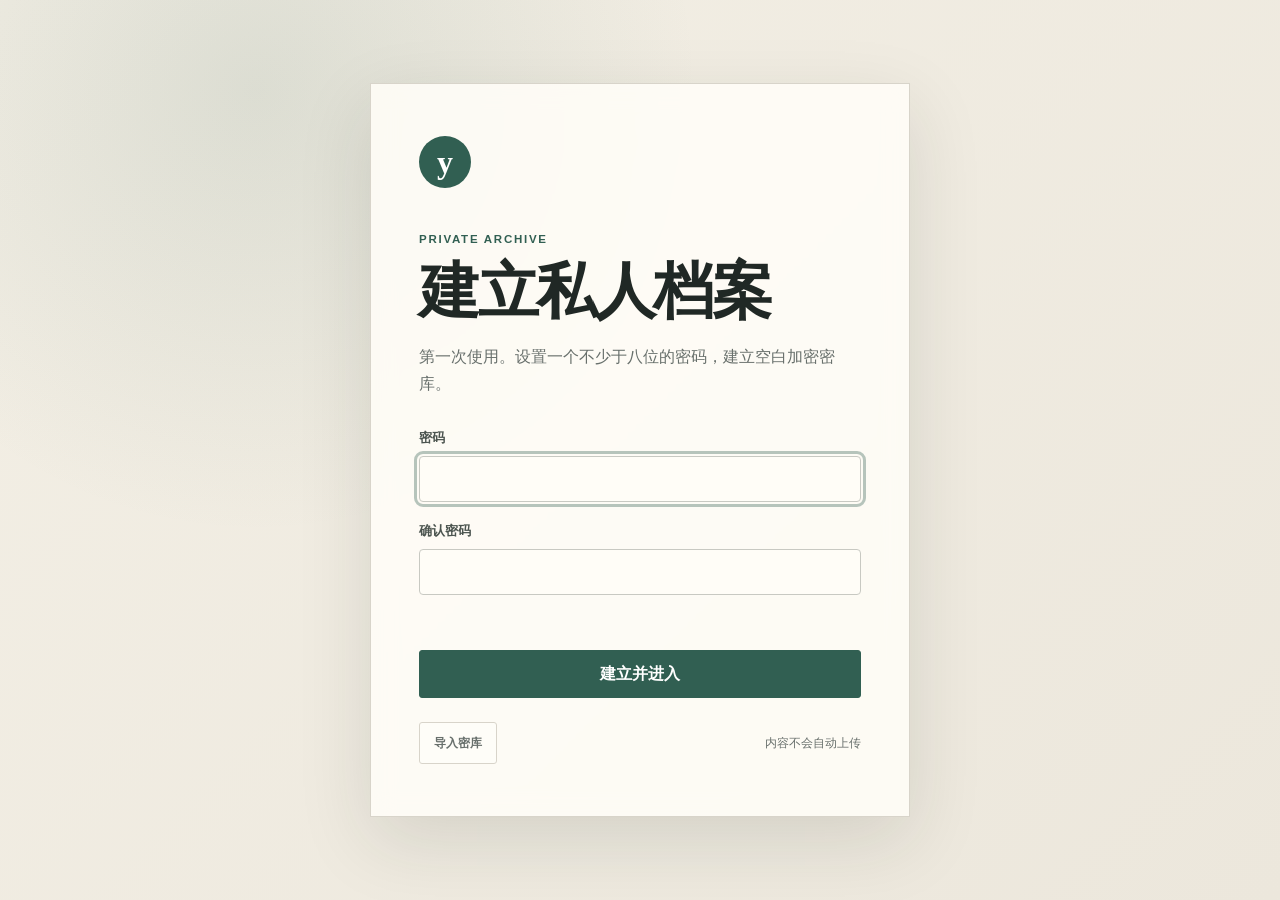
<file: index.html>
<!doctype html>
<html lang="zh-CN">
<head>
  <meta charset="utf-8">
  <meta name="viewport" content="width=device-width,initial-scale=1">
  <meta name="robots" content="noindex,nofollow,noarchive">
  <meta name="referrer" content="no-referrer">
  <title>yili archive</title>
  <link rel="icon" href="/assets/favicon.svg">
  <link rel="stylesheet" href="/assets/style.css">
  <script defer src="/assets/app.js"></script>
</head>
<body>
  <noscript><div class="noscript">此档案站需要 JavaScript 才能解锁密库。</div></noscript>

  <main id="gate" class="gate" aria-labelledby="gate-title">
    <section class="gate-card">
      <div class="gate-brand" aria-hidden="true">y</div>
      <p class="eyebrow">Private archive</p>
      <h1 id="gate-title">私人档案</h1>
      <p id="gate-copy" class="gate-copy">正在检查密库……</p>

      <form id="gate-form" class="stack" hidden>
        <label>
          <span>密码</span>
          <input id="gate-password" name="password" type="password" autocomplete="current-password" required minlength="8">
        </label>
        <label id="confirm-row" hidden>
          <span>确认密码</span>
          <input id="gate-confirm" name="confirm" type="password" autocomplete="new-password" minlength="8">
        </label>
        <p id="gate-error" class="form-error" role="alert"></p>
        <button id="gate-submit" class="primary-button" type="submit">解锁</button>
      </form>

      <div class="gate-actions">
        <button id="gate-import" class="quiet-button" type="button">导入密库</button>
        <span>内容不会自动上传</span>
      </div>
      <input id="vault-file-input" type="file" accept="application/json,.json" hidden>
    </section>
  </main>

  <div id="app" class="app" hidden>
    <aside class="sidebar">
      <div class="brand">
        <span class="brand-mark">y</span>
        <div><strong>yili archive</strong><small>私人认知档案</small></div>
      </div>

      <nav class="side-nav" aria-label="档案导航">
        <button class="nav-item is-active" data-view="home" type="button"><span>⌂</span>总览</button>
        <button class="nav-item" data-view="timeline" type="button"><span>◷</span>时间线</button>
        <button class="nav-item" data-view="records" type="button"><span>▤</span>全部记录</button>
        <button class="nav-item" data-view="groups" type="button"><span>⌘</span>问题组</button>
        <button class="nav-item" data-view="settings" type="button"><span>⚙</span>设置</button>
      </nav>

      <div class="sidebar-foot">
        <p><span class="status-dot"></span>密库已解锁</p>
        <button id="lock-button" class="quiet-button full" type="button">锁定</button>
      </div>
    </aside>

    <div class="workspace">
      <header class="topbar">
        <button id="menu-button" class="icon-button menu-button" type="button" aria-label="展开导航">☰</button>
        <label class="search-box">
          <span aria-hidden="true">⌕</span>
          <input id="global-search" type="search" placeholder="搜索标题、正文、问题组或路径" autocomplete="off">
        </label>
        <button id="new-record-button" class="primary-button compact" type="button">＋ 新建记录</button>
      </header>
      <main id="view" class="view" tabindex="-1"></main>
    </div>
  </div>

  <dialog id="record-dialog" class="dialog">
    <form id="record-form" method="dialog">
      <div class="dialog-head">
        <div><p class="eyebrow">Archive record</p><h2 id="record-dialog-title">新建记录</h2></div>
        <button class="icon-button" value="cancel" formmethod="dialog" aria-label="关闭">×</button>
      </div>
      <input id="record-id" type="hidden">
      <div class="form-grid">
        <label class="wide"><span>标题</span><input id="record-title" required maxlength="160"></label>
        <label><span>类型</span><select id="record-type"><option value="chat">AI 会话</option><option value="diary">日记说明</option><option value="document">资料文件</option><option value="note">研究札记</option><option value="other">其他</option></select></label>
        <label><span>发生／形成时间</span><input id="record-date" type="datetime-local" required></label>
        <label class="wide"><span>简短说明</span><textarea id="record-summary" rows="2" maxlength="500"></textarea></label>
        <label class="wide"><span>正文或会话内容</span><textarea id="record-body" rows="9"></textarea></label>
        <fieldset class="wide"><legend>问题组</legend><div id="record-groups" class="check-grid"></div></fieldset>
        <label><span>在线文件链接（可选）</span><input id="record-url" type="text" placeholder="/files/example.pdf 或 https://…"></label>
        <label><span>文件显示名称</span><input id="record-file-name" type="text" placeholder="论文 PDF"></label>
        <label class="wide"><span>本地文件路径（可选）</span><input id="record-local-path" type="text" placeholder="E:\资料\文件.docx"></label>
        <label class="wide"><span>关联记录 ID（逗号分隔）</span><input id="record-related" type="text" placeholder="chat-… , document-…"></label>
      </div>
      <div class="dialog-actions">
        <button class="quiet-button" value="cancel" formmethod="dialog">取消</button>
        <button class="primary-button" type="submit">保存记录</button>
      </div>
    </form>
  </dialog>

  <dialog id="group-dialog" class="dialog small-dialog">
    <form id="group-form" method="dialog">
      <div class="dialog-head">
        <div><p class="eyebrow">Problem group</p><h2 id="group-dialog-title">新建问题组</h2></div>
        <button class="icon-button" value="cancel" formmethod="dialog" aria-label="关闭">×</button>
      </div>
      <input id="group-id" type="hidden">
      <div class="stack">
        <label><span>名称</span><input id="group-name" required maxlength="80"></label>
        <label><span>说明</span><textarea id="group-description" rows="4" maxlength="500"></textarea></label>
        <label><span>标识色</span><input id="group-color" type="color" value="#456f61"></label>
      </div>
      <div class="dialog-actions split-actions">
        <button id="delete-group-button" class="danger-button" type="button" hidden>删除</button>
        <span></span>
        <button class="quiet-button" value="cancel" formmethod="dialog">取消</button>
        <button class="primary-button" type="submit">保存问题组</button>
      </div>
    </form>
  </dialog>

  <div id="toast" class="toast" role="status" aria-live="polite"></div>
</body>
</html>
</file>
<file: assets/style.css>
:root{--paper:#f3efe5;--paper-2:#faf8f1;--panel:#fffdf7;--ink:#202825;--muted:#68706c;--line:#d8d4ca;--accent:#315f52;--accent-2:#dce8e1;--danger:#9d403e;--shadow:0 24px 70px rgba(31,42,37,.12);--serif:"Noto Serif SC","Source Han Serif SC","Songti SC",SimSun,serif;--sans:Inter,"Noto Sans SC","Source Han Sans SC","Microsoft YaHei",sans-serif}
*{box-sizing:border-box}[hidden]{display:none!important}html{color:var(--ink);background:var(--paper)}body{margin:0;min-height:100vh;font-family:var(--sans);font-size:16px;line-height:1.65;background:var(--paper)}button,input,select,textarea{font:inherit}button{color:inherit}button,a{touch-action:manipulation}button:focus-visible,a:focus-visible,input:focus-visible,select:focus-visible,textarea:focus-visible{outline:3px solid rgba(49,95,82,.35);outline-offset:2px}::selection{background:#c7d9d0}.noscript{padding:16px;background:#fff0cf;color:#5e4516;text-align:center}
.gate{min-height:100vh;display:grid;place-items:center;padding:32px;background:radial-gradient(circle at 20% 10%,rgba(73,109,94,.13),transparent 34%),linear-gradient(135deg,var(--paper),#ece7dc)}.gate-card{width:min(100%,540px);padding:52px 48px;border:1px solid var(--line);background:rgba(255,253,247,.88);box-shadow:var(--shadow);backdrop-filter:blur(12px)}.gate-brand{width:52px;height:52px;display:grid;place-items:center;margin-bottom:42px;border-radius:50%;background:var(--accent);color:#fff;font:700 2rem/1 Georgia,serif}.eyebrow{margin:0 0 8px;color:var(--accent);font-size:.72rem;font-weight:750;letter-spacing:.15em;text-transform:uppercase}.gate h1{margin:0;font:600 clamp(2.5rem,8vw,3.8rem)/1.15 var(--serif);letter-spacing:-.04em}.gate-copy{min-height:52px;margin:18px 0 30px;color:var(--muted)}.gate-actions{display:flex;align-items:center;justify-content:space-between;gap:20px;margin-top:24px;color:var(--muted);font-size:.78rem}
.stack{display:grid;gap:18px}label{display:grid;gap:7px}label>span,legend{color:#4b544f;font-size:.82rem;font-weight:700}input,select,textarea{width:100%;border:1px solid #c8c9c2;border-radius:4px;background:var(--panel);color:var(--ink)}input,select{min-height:46px;padding:9px 12px}textarea{padding:11px 12px;line-height:1.65;resize:vertical}.form-error{min-height:1.4em;margin:0;color:var(--danger);font-size:.84rem}.primary-button,.quiet-button,.danger-button,.icon-button{border:0;background:none;cursor:pointer}.primary-button{min-height:46px;padding:10px 19px;border:1px solid var(--accent);border-radius:3px;background:var(--accent);color:#fff;font-weight:750;text-decoration:none}.primary-button:hover{background:#244c41}.primary-button.compact{min-height:42px;padding:8px 16px}.quiet-button{min-height:42px;padding:8px 14px;border:1px solid var(--line);border-radius:3px;background:rgba(255,255,255,.3);font-weight:650}.quiet-button:hover{border-color:#9aa9a1;background:#fff}.quiet-button.full{width:100%}.danger-button{min-height:42px;padding:8px 14px;border:1px solid #d9aaa8;border-radius:3px;color:var(--danger)}.inline-button{display:inline-flex;align-items:center;margin-top:14px}
.app{min-height:100vh;display:grid;grid-template-columns:260px minmax(0,1fr)}.sidebar{position:sticky;top:0;height:100vh;display:flex;flex-direction:column;padding:30px 22px;border-right:1px solid var(--line);background:#ebe7dc}.brand{display:flex;align-items:center;gap:12px;padding:0 8px 32px}.brand-mark{width:38px;height:38px;display:grid;place-items:center;border-radius:50%;background:var(--accent);color:#fff;font:700 1.45rem/1 Georgia,serif}.brand strong,.brand small{display:block}.brand strong{font:600 1.05rem/1.25 Georgia,serif}.brand small{margin-top:2px;color:var(--muted);font-size:.72rem;letter-spacing:.08em}.side-nav{display:grid;gap:4px}.nav-item{min-height:47px;display:flex;align-items:center;gap:13px;padding:9px 12px;border:0;border-radius:4px;background:transparent;color:#4d5651;text-align:left;cursor:pointer}.nav-item span{width:22px;color:#77817c;font-size:1.05rem;text-align:center}.nav-item:hover{background:rgba(255,255,255,.45)}.nav-item.is-active{background:var(--panel);color:var(--accent);box-shadow:0 5px 18px rgba(45,60,53,.06);font-weight:750}.sidebar-foot{margin-top:auto;padding-top:22px}.sidebar-foot p{margin:0 0 12px;color:var(--muted);font-size:.78rem}.status-dot{display:inline-block;width:7px;height:7px;margin-right:7px;border-radius:50%;background:#4c9c72;box-shadow:0 0 0 4px rgba(76,156,114,.12)}
.workspace{min-width:0}.topbar{position:sticky;z-index:10;top:0;min-height:78px;display:flex;align-items:center;gap:20px;padding:15px clamp(20px,4vw,54px);border-bottom:1px solid var(--line);background:rgba(243,239,229,.91);backdrop-filter:blur(14px)}.search-box{width:min(620px,100%);position:relative;display:block}.search-box>span{position:absolute;left:15px;top:50%;transform:translateY(-50%);color:#75807a;font-size:1.3rem}.search-box input{padding-left:44px;border-color:transparent;background:rgba(255,255,255,.58)}.menu-button{display:none}.icon-button{width:42px;height:42px;border-radius:50%;font-size:1.55rem}.icon-button:hover{background:rgba(49,95,82,.08)}.topbar>.primary-button{margin-left:auto;white-space:nowrap}.view{width:min(1180px,100%);margin-inline:auto;padding:48px clamp(20px,4vw,54px) 100px}.view-head{display:flex;align-items:end;justify-content:space-between;gap:24px;margin-bottom:36px}.view-head h1{margin:0;font:600 clamp(2.3rem,5vw,4.4rem)/1.12 var(--serif);letter-spacing:-.045em}.view-head p{max-width:660px;margin:12px 0 0;color:var(--muted)}.view-actions{display:flex;gap:10px;flex-wrap:wrap}.metric-grid{display:grid;grid-template-columns:repeat(4,1fr);gap:14px;margin-bottom:48px}.metric{padding:22px;border:1px solid var(--line);background:rgba(255,253,247,.58)}.metric span{display:block;color:var(--muted);font-size:.78rem}.metric strong{display:block;margin-top:9px;font:600 2.25rem/1 var(--serif)}.dashboard-grid{display:grid;grid-template-columns:minmax(0,1.5fr) minmax(270px,.8fr);gap:22px}.panel{padding:26px;border:1px solid var(--line);background:rgba(255,253,247,.55)}.panel-head{display:flex;align-items:center;justify-content:space-between;gap:16px;margin-bottom:20px}.panel-head h2{margin:0;font:600 1.25rem/1.3 var(--serif)}.text-button{padding:4px;border:0;background:none;color:var(--accent);font-weight:700;cursor:pointer}.empty{padding:42px 20px;border:1px dashed #c9c6bd;color:var(--muted);text-align:center}.empty strong{display:block;margin-bottom:6px;color:var(--ink);font:600 1.1rem var(--serif)}
.record-list{display:grid;gap:12px}.record-card{position:relative;padding:20px 20px 18px;border:1px solid var(--line);background:var(--panel)}.record-card:hover{border-color:#abb8b1}.record-card-head{display:flex;align-items:start;justify-content:space-between;gap:18px}.record-card h3{margin:6px 0 8px;font:600 1.15rem/1.4 var(--serif)}.record-meta{margin:0;color:var(--muted);font-size:.76rem}.type-badge{display:inline-flex;padding:3px 8px;border-radius:100px;background:var(--accent-2);color:var(--accent);font-size:.7rem;font-weight:750}.record-summary{margin:10px 0 0;color:#46504b}.record-body{max-height:220px;overflow:auto;margin:15px 0 0;padding:14px;border-left:2px solid #bdcfc6;background:#f8f6ef;white-space:pre-wrap;font:400 .9rem/1.7 var(--sans)}.chip-row{display:flex;flex-wrap:wrap;gap:7px;margin-top:14px}.chip{display:inline-flex;align-items:center;gap:5px;padding:3px 9px;border:1px solid var(--line);border-radius:100px;background:transparent;color:#52605a;font-size:.72rem}.record-actions{display:flex;gap:4px}.record-actions button{padding:6px 8px;border:0;background:none;color:var(--muted);cursor:pointer}.record-actions button:hover{color:var(--accent)}.attachment-row{display:flex;flex-wrap:wrap;gap:9px;margin-top:14px}.file-link,.path-box{display:inline-flex;align-items:center;gap:8px;min-height:38px;padding:6px 10px;border:1px solid var(--line);background:#f8f6ef;color:var(--accent);font-size:.78rem;text-decoration:none}.path-box code{max-width:430px;overflow:hidden;text-overflow:ellipsis;white-space:nowrap}.copy-path{border:0;background:none;color:var(--accent);cursor:pointer;font-weight:700}
.filter-bar{display:flex;align-items:center;gap:10px;flex-wrap:wrap;margin-bottom:24px}.filter-bar select{width:auto;min-width:150px;background:var(--panel)}.result-count{margin-left:auto;color:var(--muted);font-size:.82rem}.timeline{position:relative}.month-block{display:grid;grid-template-columns:140px minmax(0,1fr);gap:30px;padding:30px 0;border-top:1px solid var(--line)}.month-title{position:sticky;top:105px;align-self:start;margin:0;font:600 1.12rem/1.4 var(--serif)}.month-title small{display:block;margin-top:5px;color:var(--muted);font:400 .75rem var(--sans)}.group-grid{display:grid;grid-template-columns:repeat(3,minmax(0,1fr));gap:14px}.group-card{min-height:180px;display:flex;flex-direction:column;padding:22px;border:1px solid var(--line);background:var(--panel);cursor:pointer}.group-card:hover{transform:translateY(-2px);box-shadow:0 12px 35px rgba(31,42,37,.07)}.group-line{width:42px;height:4px;margin-bottom:22px;border-radius:100px}.group-card h2{margin:0;font:600 1.25rem/1.4 var(--serif)}.group-card p{margin:9px 0;color:var(--muted);font-size:.85rem}.group-card footer{display:flex;align-items:center;justify-content:space-between;gap:12px;margin-top:auto;color:var(--muted);font-size:.76rem}.group-edit{border:0;background:none;color:var(--accent);cursor:pointer}.settings-grid{display:grid;grid-template-columns:repeat(2,minmax(0,1fr));gap:18px}.setting-card{padding:26px;border:1px solid var(--line);background:var(--panel)}.setting-card h2{margin:0 0 8px;font:600 1.2rem var(--serif)}.setting-card p{margin:0 0 18px;color:var(--muted);font-size:.87rem}.setting-card .stack{max-width:430px}.warning-card{border-color:#ddc0ae;background:#fff9ee}.code-note{padding:12px;background:#f2efe7;color:#46504b;font:400 .78rem/1.65 ui-monospace,Consolas,monospace;overflow-wrap:anywhere}
.dialog{width:min(820px,calc(100% - 32px));max-height:90vh;padding:0;border:1px solid var(--line);border-radius:5px;background:var(--paper-2);color:var(--ink);box-shadow:var(--shadow)}.dialog::backdrop{background:rgba(24,32,29,.58);backdrop-filter:blur(3px)}.dialog form{padding:30px}.small-dialog{width:min(560px,calc(100% - 32px))}.dialog-head{display:flex;align-items:start;justify-content:space-between;gap:20px;margin-bottom:26px}.dialog-head h2{margin:0;font:600 1.7rem var(--serif)}.form-grid{display:grid;grid-template-columns:1fr 1fr;gap:18px}.wide{grid-column:1/-1}fieldset{margin:0;padding:14px;border:1px solid var(--line)}.check-grid{display:flex;flex-wrap:wrap;gap:9px}.check-item{display:flex;grid-template-columns:auto 1fr;align-items:center;gap:7px;padding:6px 9px;border:1px solid var(--line);border-radius:100px;background:var(--panel);font-size:.78rem}.check-item input{width:auto;min-height:auto}.dialog-actions{display:flex;justify-content:flex-end;gap:10px;margin-top:28px;padding-top:20px;border-top:1px solid var(--line)}.split-actions{display:grid;grid-template-columns:auto 1fr auto auto}.toast{position:fixed;z-index:100;right:24px;bottom:24px;max-width:360px;padding:12px 16px;border-radius:4px;background:#213c34;color:#fff;box-shadow:var(--shadow);opacity:0;transform:translateY(12px);pointer-events:none;transition:.2s}.toast.is-visible{opacity:1;transform:translateY(0)}
@media(max-width:980px){.app{grid-template-columns:220px minmax(0,1fr)}.metric-grid{grid-template-columns:repeat(2,1fr)}.dashboard-grid{grid-template-columns:1fr}.group-grid{grid-template-columns:repeat(2,minmax(0,1fr))}.settings-grid{grid-template-columns:1fr}}
@media(max-width:720px){.app{display:block}.sidebar{position:fixed;z-index:30;left:0;top:0;width:270px;transform:translateX(-105%);transition:transform .2s;box-shadow:var(--shadow)}body.menu-open .sidebar{transform:translateX(0)}body.menu-open::after{content:"";position:fixed;z-index:20;inset:0;background:rgba(22,30,27,.48)}.menu-button{display:block}.topbar{gap:10px;padding-inline:14px}.topbar>.primary-button{width:43px;overflow:hidden;padding-inline:11px;color:transparent}.topbar>.primary-button::first-letter{color:#fff}.view{padding-top:34px}.view-head{align-items:start;flex-direction:column}.metric-grid{grid-template-columns:1fr 1fr}.group-grid{grid-template-columns:1fr}.month-block{grid-template-columns:1fr;gap:14px}.month-title{position:static}.form-grid{grid-template-columns:1fr}.wide{grid-column:auto}.gate-card{padding:38px 28px}.gate-actions{align-items:flex-start;flex-direction:column}.dialog form{padding:22px}.path-box code{max-width:210px}}
@media(max-width:430px){.metric-grid{grid-template-columns:1fr}.topbar{flex-wrap:wrap}.search-box{order:3;width:100%}.view{padding-inline:16px}.record-card-head{flex-direction:column}.record-actions{position:absolute;right:10px;top:10px}.split-actions{grid-template-columns:1fr 1fr}.split-actions span{display:none}}
@media(prefers-reduced-motion:reduce){*{scroll-behavior:auto!important;transition:none!important}}
</file>
